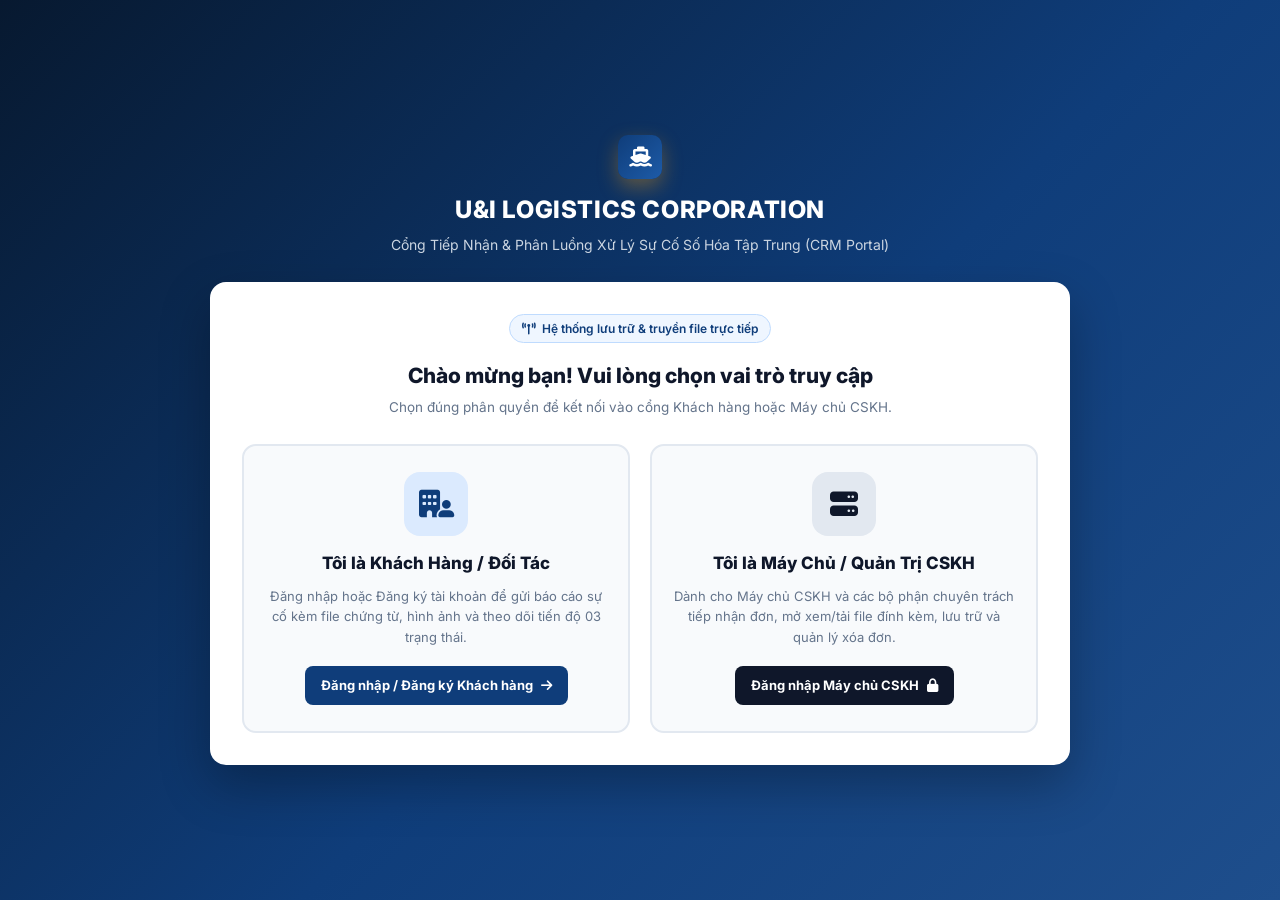
<file: index.html>
<!DOCTYPE html>
<html lang="vi">
<head>
    <meta charset="UTF-8">
    <meta name="viewport" content="width=device-width, initial-scale=1.0">
    <title>U&I Logistics | Cổng Xác Thực Hệ Thống Tiếp Nhận Sự Cố Số Hóa</title>
    <link href="https://fonts.googleapis.com/css2?family=Inter:wght@400;500;600;700;800&display=swap" rel="stylesheet">
    <link rel="stylesheet" href="https://cdnjs.cloudflare.com/ajax/libs/font-awesome/6.5.1/css/all.min.css">
    <link rel="stylesheet" href="style.css">
</head>
<body data-portal="auth" class="auth-body">

    <div class="auth-wrapper">
        <div class="auth-brand-header">
            <div class="brand-logo large-logo"><i class="fa-solid fa-ship"></i></div>
            <h1>U&amp;I LOGISTICS CORPORATION</h1>
            <p>Cổng Tiếp Nhận &amp; Phân Luồng Xử Lý Sự Cố Số Hóa Tập Trung (CRM Portal)</p>
        </div>

        <!-- MÀN HÌNH 1: CHỌN VAI TRÒ -->
        <div id="role-selection-view" class="auth-card role-card">
            <div class="auth-card-title">
                <span class="tag-pill" style="background:#eff6ff;color:#0f3d7a;border-color:#bfdbfe;">
                    <i class="fa-solid fa-tower-broadcast"></i> Hệ thống lưu trữ &amp; truyền file trực tiếp
                </span>
                <h2>Chào mừng bạn! Vui lòng chọn vai trò truy cập</h2>
                <p>Chọn đúng phân quyền để kết nối vào cổng Khách hàng hoặc Máy chủ CSKH.</p>
            </div>

            <div class="role-grid">
                <div class="role-option-box" id="btnChooseCustomer">
                    <div class="role-icon customer-icon">
                        <i class="fa-solid fa-building-user"></i>
                    </div>
                    <h3>Tôi là Khách Hàng / Đối Tác</h3>
                    <p>Đăng nhập hoặc Đăng ký tài khoản để gửi báo cáo sự cố kèm file chứng từ, hình ảnh và theo dõi tiến độ 03 trạng thái.</p>
                    <span class="role-btn-text">Đăng nhập / Đăng ký Khách hàng <i class="fa-solid fa-arrow-right"></i></span>
                </div>

                <div class="role-option-box server-box" id="btnChooseServer">
                    <div class="role-icon server-icon">
                        <i class="fa-solid fa-server"></i>
                    </div>
                    <h3>Tôi là Máy Chủ / Quản Trị CSKH</h3>
                    <p>Dành cho Máy chủ CSKH và các bộ phận chuyên trách tiếp nhận đơn, mở xem/tải file đính kèm, lưu trữ và quản lý xóa đơn.</p>
                    <span class="role-btn-text server-btn-text">Đăng nhập Máy chủ CSKH <i class="fa-solid fa-lock"></i></span>
                </div>
            </div>
        </div>

        <!-- MÀN HÌNH 2: ĐĂNG NHẬP / ĐĂNG KÝ KHÁCH HÀNG -->
        <div id="customer-auth-view" class="auth-card form-auth-card" hidden>
            <button type="button" class="btn-back-role" onclick="showRoleSelection()">
                <i class="fa-solid fa-arrow-left"></i> Quay lại chọn vai trò
            </button>

            <div class="auth-tabs">
                <button type="button" class="auth-tab-btn active" id="tabBtnCustLogin" onclick="switchCustomerAuthTab('login')">
                    <i class="fa-solid fa-right-to-bracket"></i> Đăng nhập
                </button>
                <button type="button" class="auth-tab-btn" id="tabBtnCustRegister" onclick="switchCustomerAuthTab('register')">
                    <i class="fa-solid fa-user-plus"></i> Đăng ký mới
                </button>
            </div>

            <form id="customer-login-form" class="auth-form">
                <div class="form-group">
                    <label for="custLoginUser">Tên đăng nhập hoặc Email <span class="required">*</span></label>
                    <input type="text" id="custLoginUser" placeholder="Nhập tên đăng nhập hoặc email..." required>
                </div>
                <div class="form-group">
                    <label for="custLoginPass">Mật khẩu <span class="required">*</span></label>
                    <div class="password-input-wrap">
                        <input type="password" id="custLoginPass" placeholder="Nhập mật khẩu..." required>
                        <button type="button" class="btn-toggle-pass" onclick="togglePasswordVisibility('custLoginPass', this)">
                            <i class="fa-regular fa-eye"></i>
                        </button>
                    </div>
                </div>
                <div class="remember-row">
                    <label class="checkbox-label">
                        <input type="checkbox" id="custRememberMe" checked>
                        <span>Ghi nhớ tài khoản khách hàng trên thiết bị này</span>
                    </label>
                </div>
                <small class="error-msg" id="custLoginError"></small>
                <button type="submit" class="btn-submit">
                    <i class="fa-solid fa-right-to-bracket"></i> Vào Cổng Khách Hàng
                </button>
                <div class="demo-account-hint">
                    <span>Tài khoản mẫu: TK: <code>khachhang</code> — MK: <code>1234</code> (Hoặc bấm tab <b>Đăng ký mới</b>)</span>
                </div>
            </form>

            <form id="customer-register-form" class="auth-form" hidden>
                <div class="form-group">
                    <label for="regCompanyName">Tên Doanh nghiệp / Khách hàng <span class="required">*</span></label>
                    <input type="text" id="regCompanyName" placeholder="VD: Công ty TNHH XNK Minh Phát" required>
                </div>
                <div class="form-group">
                    <label for="regContact">Số điện thoại / Email liên hệ <span class="required">*</span></label>
                    <input type="text" id="regContact" placeholder="VD: 0909 123 456 | ops@minhphat.vn" required>
                </div>
                <div class="form-row">
                    <div class="form-group">
                        <label for="regUsername">Tên tài khoản <span class="required">*</span></label>
                        <input type="text" id="regUsername" placeholder="VD: minhphat" required>
                    </div>
                    <div class="form-group">
                        <label for="regPassword">Mật khẩu <span class="required">*</span></label>
                        <input type="password" id="regPassword" placeholder="Tạo mật khẩu..." required>
                    </div>
                </div>
                <div class="remember-row">
                    <label class="checkbox-label">
                        <input type="checkbox" id="regRememberMe" checked>
                        <span>Ghi nhớ đăng nhập và vào thẳng Cổng Khách Hàng</span>
                    </label>
                </div>
                <small class="error-msg" id="custRegError"></small>
                <button type="submit" class="btn-submit">
                    <i class="fa-solid fa-user-check"></i> Đăng Ký &amp; Truy Cập Ngay
                </button>
            </form>
        </div>

        <!-- MÀN HÌNH 3: ĐĂNG NHẬP MÁY CHỦ CSKH (TK: minhhoang / MK: 1234) -->
        <div id="server-auth-view" class="auth-card form-auth-card" hidden>
            <button type="button" class="btn-back-role" onclick="showRoleSelection()">
                <i class="fa-solid fa-arrow-left"></i> Quay lại chọn vai trò
            </button>

            <div class="server-auth-header">
                <div class="role-icon server-icon" style="margin:0 auto 10px;">
                    <i class="fa-solid fa-server"></i>
                </div>
                <h3>Đăng Nhập Máy Chủ CSKH &amp; Điều Phối CRM</h3>
                <p>Dành cho Quản trị viên tiếp nhận đơn, mở file đính kèm và quản lý hồ sơ</p>
            </div>

            <form id="server-login-form" class="auth-form">
                <div class="form-group">
                    <label for="serverUsername">Tên tài khoản máy chủ <span class="required">*</span></label>
                    <input type="text" id="serverUsername" placeholder="Nhập tên tài khoản máy chủ..." required>
                </div>
                <div class="form-group">
                    <label for="serverPassword">Mật khẩu máy chủ <span class="required">*</span></label>
                    <div class="password-input-wrap">
                        <input type="password" id="serverPassword" placeholder="Nhập mật khẩu..." required>
                        <button type="button" class="btn-toggle-pass" onclick="togglePasswordVisibility('serverPassword', this)">
                            <i class="fa-regular fa-eye"></i>
                        </button>
                    </div>
                </div>
                <div class="remember-row">
                    <label class="checkbox-label">
                        <input type="checkbox" id="serverRememberMe" checked>
                        <span>Ghi nhớ tài khoản máy chủ trên thiết bị này</span>
                    </label>
                </div>
                <small class="error-msg" id="serverLoginError"></small>
                <button type="submit" class="btn-submit server-submit-btn">
                    <i class="fa-solid fa-unlock-keyhole"></i> Truy Cập Hệ Thống Máy Chủ CSKH
                </button>
            </form>
        </div>
    </div>

    <div id="toast-container" class="toast-container"></div>

    <script src="script.js"></script>
</body>
</html>
</file>
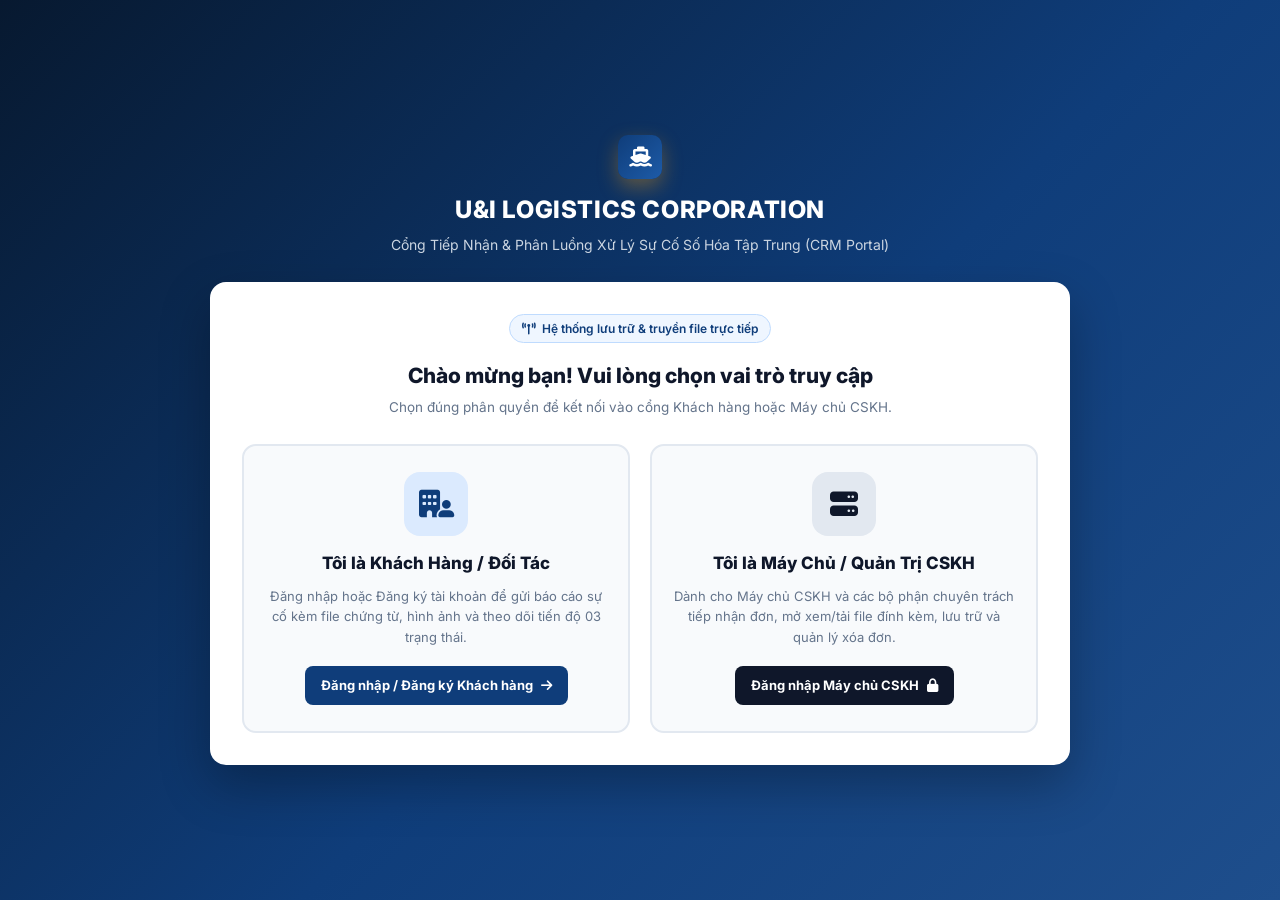
<file: cskh.html>
<!DOCTYPE html>
<html lang="vi">
<head>
    <meta charset="UTF-8">
    <meta name="viewport" content="width=device-width, initial-scale=1.0">
    <title>U&I Logistics | Hệ Thống Máy Chủ CSKH & Điều Phối Sự Cố (CRM)</title>
    <link href="https://fonts.googleapis.com/css2?family=Inter:wght@400;500;600;700;800&display=swap" rel="stylesheet">
    <link rel="stylesheet" href="https://cdnjs.cloudflare.com/ajax/libs/font-awesome/6.5.1/css/all.min.css">
    <link rel="stylesheet" href="style.css">
</head>
<body data-portal="cskh">

    <header class="navbar cskh-navbar">
        <div class="container nav-container">
            <a href="#inbox" class="brand">
                <div class="brand-logo cskh-logo"><i class="fa-solid fa-server"></i></div>
                <div class="brand-text">
                    <h1>MÁY CHỦ CSKH &amp; CRM</h1>
                    <span>U&amp;I Logistics • Trung Tâm Tiếp Nhận &amp; Phân Luồng Đa Thiết Bị</span>
                </div>
            </a>

            <nav class="nav-links">
                <a href="#inbox" class="nav-item active" data-page="inbox">
                    <i class="fa-solid fa-inbox"></i> Tiếp nhận &amp; Xử lý trực tiếp
                    <span class="nav-counter" id="cskh-pending-badge">0</span>
                </a>
                <a href="#departments" class="nav-item" data-page="departments">
                    <i class="fa-solid fa-sitemap"></i> Phân luồng bộ phận chuyên trách
                </a>
                <a href="#analytics" class="nav-item" data-page="analytics">
                    <i class="fa-solid fa-chart-pie"></i> Báo cáo SLA &amp; Điều kiện vận hành
                </a>
            </nav>

            <div class="nav-actions">
                <span class="realtime-indicator" id="netStatusBadge" title="Trạng thái lưu trữ & đồng bộ">
                    <span class="pulse-dot"></span> <span id="netStatusText">Máy chủ: minhhoang (Đã lưu tự động)</span>
                </span>
                <button type="button" id="btnClearResolved" class="btn-reset" title="Xóa nhanh các đơn đã giải quyết hoàn tất">
                    <i class="fa-solid fa-broom"></i> Xóa đơn đã hoàn tất
                </button>
                <button type="button" id="btnResetDemo" class="btn-reset" title="Khôi phục dữ liệu mẫu mặc định">
                    <i class="fa-solid fa-rotate-right"></i> Khôi phục mẫu
                </button>
                <button type="button" class="btn-reset" onclick="logoutPortal()" title="Đăng xuất khỏi máy chủ">
                    <i class="fa-solid fa-right-from-bracket"></i> Đăng xuất
                </button>
            </div>
        </div>
    </header>

    <main class="container page-container">

        <!-- BANNER BÁO ĐỘNG KHI CÓ KHÁCH HÀNG VỪA GỬI YÊU CẦU MỚI -->
        <div id="realtime-incoming-banner" class="incoming-alert-banner" hidden></div>

        <!-- LIÊN KẾT 1: TIẾP NHẬN & XỬ LÝ TRỰC TIẾP (#inbox) -->
        <section id="page-inbox" class="page-view active">
            <div class="dashboard-kpi-grid">
                <div class="dash-kpi-card">
                    <div class="dash-kpi-icon blue"><i class="fa-solid fa-satellite-dish"></i></div>
                    <div>
                        <span class="dash-kpi-label">Tổng đơn đang lưu trữ</span>
                        <h3 id="cskh-total-count">0</h3>
                        <small>Tự động lưu vĩnh viễn trên hệ thống</small>
                    </div>
                </div>
                <div class="dash-kpi-card">
                    <div class="dash-kpi-icon amber"><i class="fa-solid fa-bell"></i></div>
                    <div>
                        <span class="dash-kpi-label">Mới tiếp nhận (Chờ xử lý)</span>
                        <h3 id="cskh-new-count">0</h3>
                        <small>Cam kết SLA &lt; 05 phút</small>
                    </div>
                </div>
                <div class="dash-kpi-card">
                    <div class="dash-kpi-icon purple"><i class="fa-solid fa-gears"></i></div>
                    <div>
                        <span class="dash-kpi-label">Đang xử lý</span>
                        <h3 id="cskh-processing-count">0</h3>
                        <small>Đang giải quyết tại bộ phận</small>
                    </div>
                </div>
                <div class="dash-kpi-card">
                    <div class="dash-kpi-icon green"><i class="fa-solid fa-circle-check"></i></div>
                    <div>
                        <span class="dash-kpi-label">Đã giải quyết hoàn tất</span>
                        <h3 id="cskh-resolved-count">0</h3>
                        <small>Đã nghiệm thu khách hàng</small>
                    </div>
                </div>
            </div>

            <div class="card-panel">
                <div class="panel-header flex-between">
                    <div>
                        <h3><i class="fa-solid fa-tower-broadcast text-primary"></i> Danh Sách Đơn Đã Tiếp Nhận &amp; Lưu Trữ</h3>
                        <p>Nhấn vào tên <strong>File đính kèm</strong> để mở xem trực tiếp hoặc tải về máy. Nhấn <strong>"Xử lý"</strong> để cập nhật hoặc <strong>"Xóa"</strong> để loại bỏ đơn.</p>
                    </div>
                    <div class="search-bar" style="margin-bottom:0;min-width:300px;">
                        <div class="search-input-wrap">
                            <i class="fa-solid fa-magnifying-glass"></i>
                            <input type="text" id="cskhSearchInput" placeholder="Lọc nhanh mã Ticket, Vận đơn, KH...">
                        </div>
                    </div>
                </div>

                <div class="table-responsive">
                    <table class="crm-table">
                        <thead>
                            <tr>
                                <th>Mã Ticket</th>
                                <th>Thời gian &amp; SLA</th>
                                <th>Khách hàng / Liên hệ</th>
                                <th>Vận Đơn / Booking</th>
                                <th>Phân loại &amp; Nội dung sự cố</th>
                                <th>Bộ phận chuyên trách</th>
                                <th>Chứng từ / Hình ảnh (Nhấn để mở)</th>
                                <th>Trạng thái (03 bước)</th>
                                <th>Thao tác quản lý</th>
                            </tr>
                        </thead>
                        <tbody id="crm-inbox-body"></tbody>
                    </table>
                </div>
            </div>
        </section>

        <!-- LIÊN KẾT 2: PHÂN LUỒNG BỘ PHẬN CHUYÊN TRÁCH (#departments) -->
        <section id="page-departments" class="page-view">
            <div class="page-banner">
                <div>
                    <span class="banner-tag"><i class="fa-solid fa-microchip"></i> Thuật toán phân luồng thông minh</span>
                    <h2>Giao Diện Làm Việc Của Các Bộ Phận Chuyên Trách</h2>
                    <p>Hệ thống tự động đẩy thông tin tức thời về đúng bộ phận phụ trách: Sự cố vận tải &rarr; Đội điều độ, Sự cố tờ khai &rarr; Bộ phận hải quan, Sự cố lưu kho/hàng hóa &rarr; Ban quản lý kho, Sai sót chứng từ &rarr; Bộ phận chứng từ &amp; CSKH.</p>
                </div>
            </div>

            <div class="card-panel">
                <div class="panel-header flex-between">
                    <div>
                        <h3><i class="fa-solid fa-sitemap text-primary"></i> Hàng Đợi Công Việc Theo Từng Đơn Vị Nghiệp Vụ</h3>
                        <p>Chọn bộ phận chuyên trách bên dưới để kiểm tra, mở file chứng từ, cập nhật trạng thái hoặc xóa các Ticket tại đơn vị đó.</p>
                    </div>
                    <div class="dept-filters" id="dept-filters"></div>
                </div>

                <div class="table-responsive">
                    <table class="crm-table">
                        <thead>
                            <tr>
                                <th>Mã Ticket</th>
                                <th>Thời gian nhận</th>
                                <th>Khách hàng</th>
                                <th>Vận Đơn / Booking</th>
                                <th>Danh mục lỗi chuẩn hóa</th>
                                <th>File đính kèm</th>
                                <th>Ghi chú xử lý mới nhất</th>
                                <th>Trạng thái</th>
                                <th>Thao tác</th>
                            </tr>
                        </thead>
                        <tbody id="crm-dept-body"></tbody>
                    </table>
                </div>
            </div>
        </section>

        <!-- LIÊN KẾT 3: BÁO CÁO SLA & ĐIỀU KIỆN VẬN HÀNH (#analytics) -->
        <section id="page-analytics" class="page-view">
            <div class="page-banner">
                <div>
                    <span class="banner-tag"><i class="fa-solid fa-chart-line"></i> Quản trị hiệu suất 3PL</span>
                    <h2>Báo Cáo Hiệu Quả Vận Hành &amp; Tiêu Chuẩn Hệ Thống CRM</h2>
                    <p>Tổng hợp khối lượng xử lý theo phòng ban, các điều kiện vận hành hệ thống và hiệu quả thực tế mang lại cho doanh nghiệp.</p>
                </div>
            </div>

            <div class="dashboard-grid">
                <div class="card-panel">
                    <div class="panel-header">
                        <div>
                            <h3><i class="fa-solid fa-building-user text-primary"></i> Thống Kê Tỷ Lệ Phân Luồng &amp; Hoàn Tất Theo Bộ Phận</h3>
                            <p>Biểu đồ khối lượng Ticket và tiến độ giải quyết tại từng bộ phận chuyên trách.</p>
                        </div>
                    </div>
                    <div id="dept-stats-bars" class="dept-stats-bars"></div>
                </div>

                <div class="card-panel">
                    <div class="panel-header">
                        <div>
                            <h3><i class="fa-solid fa-gears text-primary"></i> Điều Kiện Thực Hiện &amp; Hiệu Quả Mang Lại</h3>
                            <p>Các tiêu chuẩn kỹ thuật và nghiệp vụ đảm bảo hệ thống vận hành tối ưu.</p>
                        </div>
                    </div>
                    <div class="condition-boxes">
                        <div class="cond-item">
                            <i class="fa-solid fa-server text-primary"></i>
                            <div>
                                <h5>Nâng cấp Customer Portal trên CRM &amp; Bảo mật</h5>
                                <p>Phê duyệt ngân sách nâng cấp phân mục Customer Portal trên CRM, chuẩn hóa danh mục lỗi và áp dụng các giao thức bảo mật thông tin.</p>
                            </div>
                        </div>
                        <div class="cond-item">
                            <i class="fa-solid fa-users-gear text-primary"></i>
                            <div>
                                <h5>Tập huấn nghiệp vụ nhân sự &amp; Ban hành hướng dẫn</h5>
                                <p>Tổ chức tập huấn nghiệp vụ cho nhân sự các khối liên quan (Điều độ, Hải quan, Kho vận, CSKH) và ban hành tài liệu hướng dẫn chuyển đổi cho khách hàng.</p>
                            </div>
                        </div>
                        <div class="cond-item highlight-effect">
                            <i class="fa-solid fa-award text-success"></i>
                            <div>
                                <h5>Tối ưu năng suất CSKH &amp; Khẳng định vị thế 3PL chuyên nghiệp</h5>
                                <p>Tập trung hóa luồng thông tin đầu vào, rút ngắn thời gian tiếp nhận xuống dưới 05 phút, thao tác báo lỗi chỉ từ 1–2 phút và minh bạch hóa lộ trình xử lý.</p>
                            </div>
                        </div>
                    </div>
                </div>
            </div>
        </section>

    </main>

    <!-- MODAL CẬP NHẬT TRẠNG THÁI & GỬI PHẢN HỒI CHO KHÁCH HÀNG -->
    <div id="statusModal" class="modal-overlay" hidden>
        <div class="modal-box">
            <div class="modal-header">
                <h4><i class="fa-solid fa-pen-to-square"></i> Cập Nhật Tiến Độ &amp; Phản Hồi Khách Hàng</h4>
                <button type="button" id="btnCloseModal" class="btn-close-modal"><i class="fa-solid fa-xmark"></i></button>
            </div>
            <div class="modal-body">
                <div id="modalTicketSummary" class="modal-summary"></div>
                <div class="form-group">
                    <label for="modalStatusSelect">Trạng thái lộ trình chuẩn hóa (03 bước):</label>
                    <select id="modalStatusSelect">
                        <option value="0">1. Đã tiếp nhận</option>
                        <option value="1">2. Đang xử lý</option>
                        <option value="2">3. Đã giải quyết hoàn tất</option>
                    </select>
                </div>
                <div class="form-group">
                    <label for="modalNoteInput">Nội dung phản hồi / Biện pháp xử lý của bộ phận chuyên trách:</label>
                    <textarea id="modalNoteInput" rows="3" placeholder="Nhập chi tiết phương án xử lý để đồng bộ sang màn hình tra cứu của khách hàng..."></textarea>
                </div>
            </div>
            <div class="modal-footer">
                <button type="button" id="btnCancelModal" class="btn-secondary">Hủy</button>
                <button type="button" id="btnConfirmModal" class="btn-advance">
                    <i class="fa-solid fa-check"></i> Lưu &amp; Đồng bộ sang Cổng Khách Hàng
                </button>
            </div>
        </div>
    </div>

    <!-- MODAL XEM TRỰC TIẾP & TẢI FILE ĐÍNH KÈM (HỖ TRỢ ẢNH, PDF, WORD, EXCEL) -->
    <div id="previewModal" class="modal-overlay" hidden>
        <div class="modal-box" style="max-width: 760px;">
            <div class="modal-header">
                <h4 id="previewModalTitle"><i class="fa-solid fa-file-lines"></i> Xem Chứng Từ &amp; Hình Ảnh Đính Kèm</h4>
                <button type="button" id="btnClosePreviewModal" class="btn-close-modal"><i class="fa-solid fa-xmark"></i></button>
            </div>
            <div class="modal-body" id="previewModalBody"></div>
            <div class="modal-footer" id="previewModalFooter">
                <button type="button" id="btnDonePreviewModal" class="btn-secondary">Đóng cửa sổ</button>
            </div>
        </div>
    </div>

    <div id="toast-container" class="toast-container"></div>

    <footer class="footer">
        <div class="container footer-content">
            <p>© 2026 <strong>U&amp;I Logistics Corporation</strong> – Hệ Thống Máy Chủ Quản Trị Sự Cố Nội Bộ (CRM Workspace).</p>
            <span>Tài khoản máy chủ: minhhoang • Lưu trữ bền vững &amp; Đồng bộ thời gian thực</span>
        </div>
    </footer>

    <script src="script.js"></script>
</body>
</html>
</file>
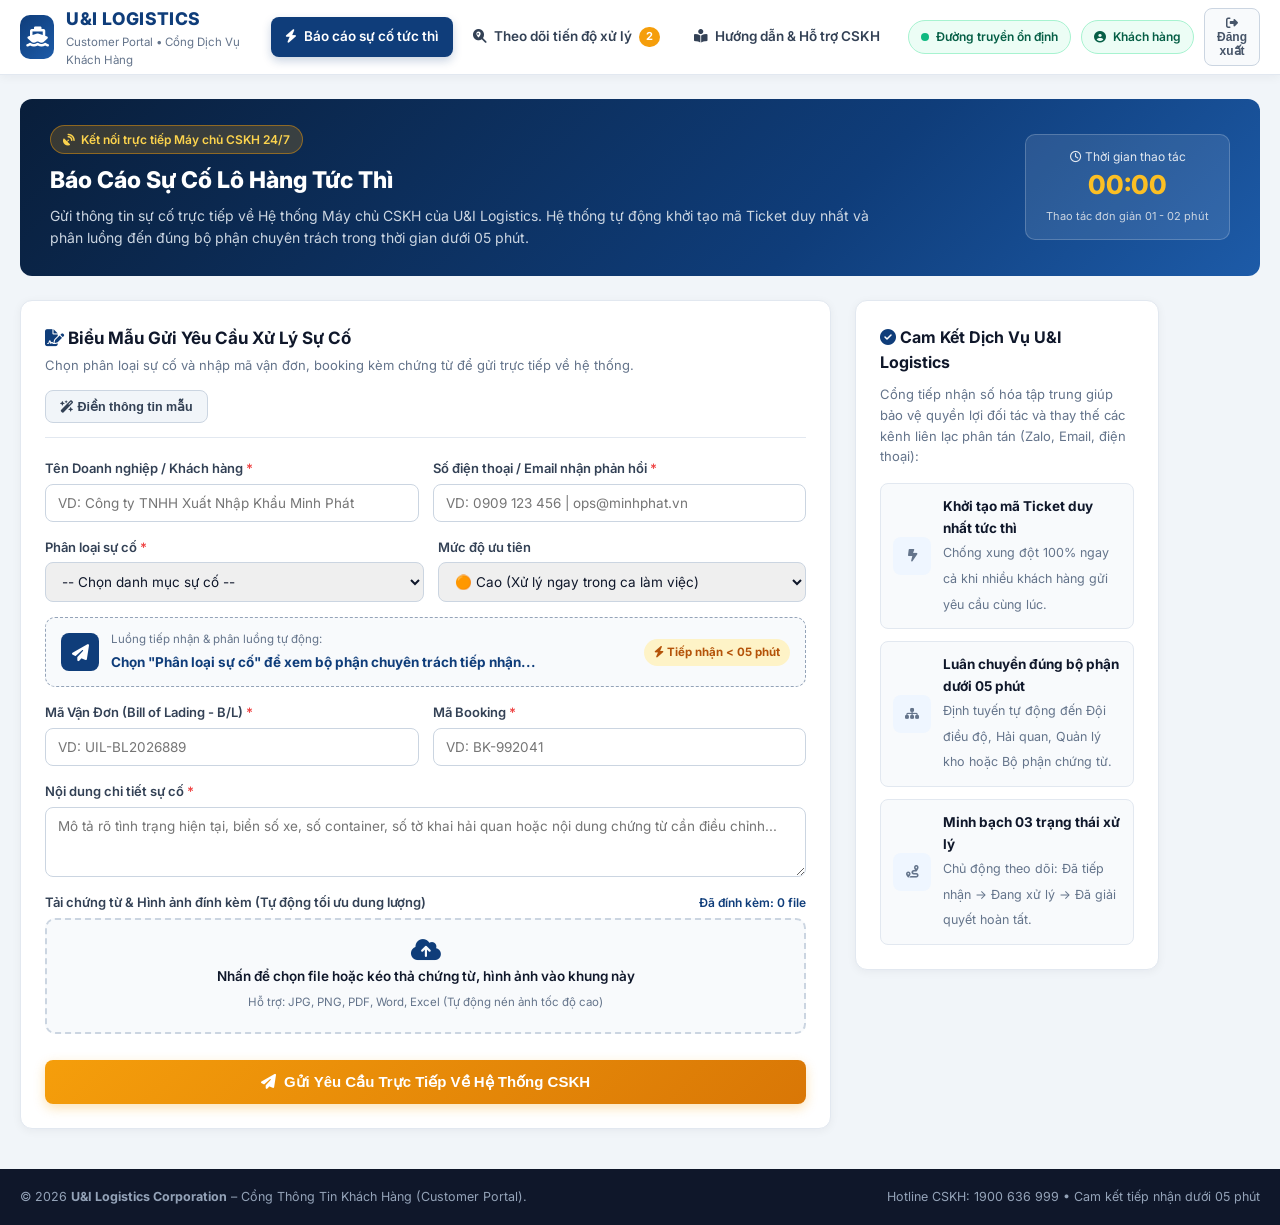
<file: khachhang.html>
<!DOCTYPE html>
<html lang="vi">
<head>
    <meta charset="UTF-8">
    <meta name="viewport" content="width=device-width, initial-scale=1.0">
    <title>U&I Logistics | Cổng Khách Hàng Trực Tuyến (Customer Portal)</title>
    <link href="https://fonts.googleapis.com/css2?family=Inter:wght@400;500;600;700;800&display=swap" rel="stylesheet">
    <link rel="stylesheet" href="https://cdnjs.cloudflare.com/ajax/libs/font-awesome/6.5.1/css/all.min.css">
    <link rel="stylesheet" href="style.css">
</head>
<body data-portal="customer">

    <header class="navbar">
        <div class="container nav-container">
            <a href="#report" class="brand">
                <div class="brand-logo"><i class="fa-solid fa-ship"></i></div>
                <div class="brand-text">
                    <h1>U&amp;I LOGISTICS</h1>
                    <span>Customer Portal • Cổng Dịch Vụ Khách Hàng</span>
                </div>
            </a>

            <nav class="nav-links">
                <a href="#report" class="nav-item active" data-page="report">
                    <i class="fa-solid fa-bolt"></i> Báo cáo sự cố tức thì
                </a>
                <a href="#tracking" class="nav-item" data-page="tracking">
                    <i class="fa-solid fa-magnifying-glass-location"></i> Theo dõi tiến độ xử lý
                    <span class="nav-counter" id="cust-ticket-count">0</span>
                </a>
                <a href="#guide" class="nav-item" data-page="guide">
                    <i class="fa-solid fa-book-open-reader"></i> Hướng dẫn &amp; Hỗ trợ CSKH
                </a>
            </nav>

            <div class="nav-actions">
                <span class="realtime-indicator" id="netStatusBadge" title="Đường truyền đồng bộ trực tiếp tới Máy chủ CSKH">
                    <span class="pulse-dot"></span> <span id="netStatusText">Đường truyền ổn định</span>
                </span>
                <span class="user-chip" id="customerUserBadge">
                    <i class="fa-solid fa-circle-user"></i> <span id="loggedCustName">Khách hàng</span>
                </span>
                <button type="button" class="btn-reset" onclick="logoutPortal()">
                    <i class="fa-solid fa-right-from-bracket"></i> Đăng xuất
                </button>
            </div>
        </div>
    </header>

    <main class="container page-container">

        <!-- LIÊN KẾT 1: BÁO CÁO SỰ CỐ TỨC THÌ (#report) -->
        <section id="page-report" class="page-view active">
            <div class="page-banner">
                <div>
                    <span class="banner-tag"><i class="fa-solid fa-satellite-dish"></i> Kết nối trực tiếp Máy chủ CSKH 24/7</span>
                    <h2>Báo Cáo Sự Cố Lô Hàng Tức Thì</h2>
                    <p>Gửi thông tin sự cố trực tiếp về Hệ thống Máy chủ CSKH của U&amp;I Logistics. Hệ thống tự động khởi tạo mã Ticket duy nhất và phân luồng đến đúng bộ phận chuyên trách trong thời gian dưới 05 phút.</p>
                </div>
                <div class="timer-card">
                    <span class="timer-label"><i class="fa-regular fa-clock"></i> Thời gian thao tác</span>
                    <strong id="formTimerText">00:00</strong>
                    <small>Thao tác đơn giản 01 - 02 phút</small>
                </div>
            </div>

            <div class="report-layout">
                <div class="card-panel">
                    <div class="panel-header">
                        <div>
                            <h3><i class="fa-solid fa-file-signature text-primary"></i> Biểu Mẫu Gửi Yêu Cầu Xử Lý Sự Cố</h3>
                            <p>Chọn phân loại sự cố và nhập mã vận đơn, booking kèm chứng từ để gửi trực tiếp về hệ thống.</p>
                        </div>
                        <button type="button" id="btnFillSample" class="btn-secondary">
                            <i class="fa-solid fa-wand-magic-sparkles"></i> Điền thông tin mẫu
                        </button>
                    </div>

                    <form id="incident-form" class="incident-form" novalidate>
                        <div class="form-row">
                            <div class="form-group">
                                <label for="customerName">Tên Doanh nghiệp / Khách hàng <span class="required">*</span></label>
                                <input type="text" id="customerName" placeholder="VD: Công ty TNHH Xuất Nhập Khẩu Minh Phát" required>
                                <small class="error-msg" id="err-customerName"></small>
                            </div>
                            <div class="form-group">
                                <label for="customerContact">Số điện thoại / Email nhận phản hồi <span class="required">*</span></label>
                                <input type="text" id="customerContact" placeholder="VD: 0909 123 456 | ops@minhphat.vn" required>
                                <small class="error-msg" id="err-customerContact"></small>
                            </div>
                        </div>

                        <div class="form-row">
                            <div class="form-group">
                                <label for="incidentType">Phân loại sự cố <span class="required">*</span></label>
                                <select id="incidentType" required>
                                    <option value="">-- Chọn danh mục sự cố --</option>
                                    <option value="transport">🚛 Trễ xe / Sự cố vận tải</option>
                                    <option value="customs">🛃 Vướng hải quan / Sự cố tờ khai</option>
                                    <option value="document">📄 Sai sót chứng từ (B/L, Invoice, Packing List, C/O)</option>
                                    <option value="damage">📦 Hư hỏng hàng hóa</option>
                                    <option value="warehouse">🏭 Sự cố lưu kho / Xuất nhập kho</option>
                                </select>
                                <small class="error-msg" id="err-incidentType"></small>
                            </div>
                            <div class="form-group">
                                <label for="priorityLevel">Mức độ ưu tiên</label>
                                <select id="priorityLevel">
                                    <option value="Khẩn cấp">🔴 Khẩn cấp (Lô hàng chờ thông quan / Giao gấp)</option>
                                    <option value="Cao" selected>🟠 Cao (Xử lý ngay trong ca làm việc)</option>
                                    <option value="Tiêu chuẩn">🔵 Tiêu chuẩn (Xử lý theo cam kết dịch vụ)</option>
                                </select>
                            </div>
                        </div>

                        <div id="routing-preview" class="routing-preview">
                            <div class="routing-icon"><i class="fa-solid fa-paper-plane"></i></div>
                            <div class="routing-details">
                                <span class="routing-label">Luồng tiếp nhận &amp; phân luồng tự động:</span>
                                <strong id="routing-target">Chọn "Phân loại sự cố" để xem bộ phận chuyên trách tiếp nhận...</strong>
                            </div>
                            <div class="sla-tag"><i class="fa-solid fa-bolt"></i> Tiếp nhận &lt; 05 phút</div>
                        </div>

                        <div class="form-row">
                            <div class="form-group">
                                <label for="waybillCode">Mã Vận Đơn (Bill of Lading - B/L) <span class="required">*</span></label>
                                <input type="text" id="waybillCode" placeholder="VD: UIL-BL2026889" required>
                                <small class="error-msg" id="err-waybillCode"></small>
                            </div>
                            <div class="form-group">
                                <label for="bookingCode">Mã Booking <span class="required">*</span></label>
                                <input type="text" id="bookingCode" placeholder="VD: BK-992041" required>
                                <small class="error-msg" id="err-bookingCode"></small>
                            </div>
                        </div>

                        <div class="form-group">
                            <label for="incidentDesc">Nội dung chi tiết sự cố <span class="required">*</span></label>
                            <textarea id="incidentDesc" rows="3" placeholder="Mô tả rõ tình trạng hiện tại, biển số xe, số container, số tờ khai hải quan hoặc nội dung chứng từ cần điều chỉnh..." required></textarea>
                            <small class="error-msg" id="err-incidentDesc"></small>
                        </div>

                        <div class="form-group">
                            <div class="label-between">
                                <label>Tải chứng từ &amp; Hình ảnh đính kèm (Tự động tối ưu dung lượng)</label>
                                <small id="file-count-label">Đã đính kèm: 0 file</small>
                            </div>
                            <div class="upload-zone" id="upload-zone">
                                <input type="file" id="fileInput" multiple accept="image/*,.pdf,.doc,.docx,.xls,.xlsx" hidden>
                                <i class="fa-solid fa-cloud-arrow-up"></i>
                                <p>Nhấn để chọn file hoặc kéo thả chứng từ, hình ảnh vào khung này</p>
                                <span>Hỗ trợ: JPG, PNG, PDF, Word, Excel (Tự động nén ảnh tốc độ cao)</span>
                            </div>
                            <div id="file-list" class="file-preview-grid"></div>
                        </div>

                        <button type="submit" id="btnSubmitIncident" class="btn-submit">
                            <i class="fa-solid fa-paper-plane"></i> Gửi Yêu Cầu Trực Tiếp Về Hệ Thống CSKH
                        </button>
                    </form>
                </div>

                <div class="side-column">
                    <div id="created-ticket-alert" class="card-panel success-ticket-box" hidden></div>

                    <div class="card-panel side-info-card">
                        <h4><i class="fa-solid fa-circle-check text-primary"></i> Cam Kết Dịch Vụ U&amp;I Logistics</h4>
                        <p class="side-desc">Cổng tiếp nhận số hóa tập trung giúp bảo vệ quyền lợi đối tác và thay thế các kênh liên lạc phân tán (Zalo, Email, điện thoại):</p>
                        <ul class="routing-map-list">
                            <li>
                                <span class="map-icon"><i class="fa-solid fa-bolt-lightning"></i></span>
                                <div>
                                    <strong>Khởi tạo mã Ticket duy nhất tức thì</strong>
                                    <span>Chống xung đột 100% ngay cả khi nhiều khách hàng gửi yêu cầu cùng lúc.</span>
                                </div>
                            </li>
                            <li>
                                <span class="map-icon"><i class="fa-solid fa-sitemap"></i></span>
                                <div>
                                    <strong>Luân chuyển đúng bộ phận dưới 05 phút</strong>
                                    <span>Định tuyến tự động đến Đội điều độ, Hải quan, Quản lý kho hoặc Bộ phận chứng từ.</span>
                                </div>
                            </li>
                            <li>
                                <span class="map-icon"><i class="fa-solid fa-route"></i></span>
                                <div>
                                    <strong>Minh bạch 03 trạng thái xử lý</strong>
                                    <span>Chủ động theo dõi: Đã tiếp nhận &rarr; Đang xử lý &rarr; Đã giải quyết hoàn tất.</span>
                                </div>
                            </li>
                        </ul>
                    </div>
                </div>
            </div>
        </section>

        <!-- LIÊN KẾT 2: THEO DÕI TIẾN ĐỘ XỬ LÝ (#tracking) -->
        <section id="page-tracking" class="page-view">
            <div class="page-banner">
                <div>
                    <span class="banner-tag"><i class="fa-solid fa-eye"></i> Minh bạch hóa lộ trình xử lý</span>
                    <h2>Tra Cứu &amp; Theo Dõi Tiến Độ Sự Cố</h2>
                    <p>Giám sát trực tiếp lộ trình giải quyết sự cố theo 03 trạng thái chuẩn hóa: <strong>Đã tiếp nhận &rarr; Đang xử lý &rarr; Đã giải quyết hoàn tất</strong>.</p>
                </div>
                <a href="#report" class="btn-banner-action" style="text-decoration:none;">
                    <i class="fa-solid fa-plus"></i> Gửi yêu cầu mới
                </a>
            </div>

            <div class="tracking-layout">
                <div class="card-panel">
                    <div class="panel-header">
                        <div>
                            <h3><i class="fa-solid fa-magnifying-glass text-primary"></i> Danh Sách Yêu Cầu Trên Hệ Thống</h3>
                            <p>Tra cứu theo Mã Ticket, Số Vận Đơn (B/L) hoặc Mã Booking.</p>
                        </div>
                    </div>

                    <div class="search-bar">
                        <div class="search-input-wrap">
                            <i class="fa-solid fa-magnifying-glass"></i>
                            <input type="text" id="searchTicketInput" placeholder="Nhập mã Ticket (VD: #UIL-8492) hoặc Vận đơn...">
                            <button type="button" id="btnClearSearch" class="btn-clear-search" hidden><i class="fa-solid fa-xmark"></i></button>
                        </div>
                        <button type="button" id="btnSearchTicket" class="btn-primary-search">Tra cứu</button>
                    </div>

                    <div class="filter-status-row" id="tracking-status-chips">
                        <button type="button" class="status-chip active" data-status="all">Tất cả (<span id="count-status-all">0</span>)</button>
                        <button type="button" class="status-chip" data-status="0">Đã tiếp nhận (<span id="count-status-0">0</span>)</button>
                        <button type="button" class="status-chip" data-status="1">Đang xử lý (<span id="count-status-1">0</span>)</button>
                        <button type="button" class="status-chip" data-status="2">Đã hoàn tất (<span id="count-status-2">0</span>)</button>
                    </div>

                    <div id="ticket-list-container" class="ticket-list"></div>
                </div>

                <div class="card-panel">
                    <div class="panel-header">
                        <div>
                            <h3><i class="fa-solid fa-route text-primary"></i> Chi Tiết Tiến Độ &amp; Phản Hồi Từ U&amp;I Logistics</h3>
                            <p>Cập nhật tự động theo thời gian thực ngay khi Máy chủ CSKH phản hồi.</p>
                        </div>
                    </div>
                    <div id="active-ticket-card" class="ticket-detail-card"></div>
                </div>
            </div>
        </section>

        <!-- LIÊN KẾT 3: HƯỚNG DẪN & HỖ TRỢ CSKH (#guide) -->
        <section id="page-guide" class="page-view">
            <div class="page-banner">
                <div>
                    <span class="banner-tag"><i class="fa-solid fa-handshake-angle"></i> Đồng hành cùng khách hàng</span>
                    <h2>Hướng Dẫn Sử Dụng &amp; Hỗ Trợ Dịch Vụ Khách Hàng</h2>
                    <p>Tài liệu hướng dẫn thao tác trên cổng tiếp nhận số hóa và thông tin liên hệ nhân viên chuyên trách Dịch vụ khách hàng (CS).</p>
                </div>
                <button type="button" id="download-guide-btn" class="btn-banner-action">
                    <i class="fa-solid fa-file-arrow-down"></i> Tải Tài Liệu Hướng Dẫn (.HTML)
                </button>
            </div>

            <div class="guide-grid">
                <div class="card-panel">
                    <div class="panel-header">
                        <h3><i class="fa-solid fa-list-ol text-primary"></i> Quy Trình Thao Tác Báo Lỗi Nhanh (01 - 02 Phút)</h3>
                    </div>
                    <div class="guide-step-cards">
                        <div class="g-step-card">
                            <div class="g-step-num">01</div>
                            <div>
                                <h4>Khai báo thông tin tại mục "Báo cáo sự cố tức thì"</h4>
                                <p>Chọn phân loại sự cố (trễ xe, vướng hải quan, sai sót chứng từ, hư hỏng hàng hóa, sự cố lưu kho), nhập mã vận đơn, booking và tải lên chứng từ/hình ảnh đính kèm.</p>
                            </div>
                        </div>
                        <div class="g-step-card">
                            <div class="g-step-num">02</div>
                            <div>
                                <h4>Nhận mã Ticket duy nhất</h4>
                                <p>Hệ thống tự động khởi tạo mã Ticket duy nhất ngay khi gửi yêu cầu và chuyển thẳng đến bộ phận chuyên trách trong thời gian dưới 05 phút.</p>
                            </div>
                        </div>
                        <div class="g-step-card">
                            <div class="g-step-num">03</div>
                            <div>
                                <h4>Chủ động giám sát lộ trình xử lý</h4>
                                <p>Tra cứu mã Ticket tại mục "Theo dõi tiến độ xử lý" để xem trực tiếp 03 trạng thái: <em>Đã tiếp nhận &rarr; Đang xử lý &rarr; Đã giải quyết hoàn tất</em>.</p>
                            </div>
                        </div>
                    </div>
                </div>

                <div class="card-panel">
                    <div class="panel-header">
                        <h3><i class="fa-solid fa-headset text-primary"></i> Kênh Hỗ Trợ Từ Bộ Phận Dịch Vụ Khách Hàng (CS)</h3>
                    </div>
                    <div class="cs-contact-cards">
                        <div class="cs-card">
                            <i class="fa-solid fa-phone-volume"></i>
                            <div>
                                <strong>Tổng Đài Hỗ Trợ Khách Hàng 24/7</strong>
                                <p>Hotline: <b>1900 636 999</b> — Nhân viên CS trực tiếp hướng dẫn chuyển đổi số hóa</p>
                            </div>
                        </div>
                        <div class="cs-card">
                            <i class="fa-solid fa-envelope-open-text"></i>
                            <div>
                                <strong>Email Hỗ Trợ Cổng Thông Tin Khách Hàng</strong>
                                <p>Địa chỉ: <b>cs-portal@unilogistics.vn</b> • Phản hồi trong vòng 15 phút</p>
                            </div>
                        </div>
                        <div class="cs-card">
                            <i class="fa-solid fa-lock"></i>
                            <div>
                                <strong>Bảo Mật Thông Tin Vận Đơn &amp; Chứng Từ</strong>
                                <p>Toàn bộ dữ liệu giao dịch trên Customer Portal được áp dụng giao thức bảo mật nghiêm ngặt của U&amp;I Logistics.</p>
                            </div>
                        </div>
                    </div>
                </div>
            </div>
        </section>

    </main>

    <!-- MODAL XEM ĐÍNH KÈM -->
    <div id="previewModal" class="modal-overlay" hidden>
        <div class="modal-box">
            <div class="modal-header">
                <h4 id="previewModalTitle"><i class="fa-solid fa-file-lines"></i> Xem Tài Liệu Đính Kèm</h4>
                <button type="button" id="btnClosePreviewModal" class="btn-close-modal"><i class="fa-solid fa-xmark"></i></button>
            </div>
            <div class="modal-body" id="previewModalBody"></div>
            <div class="modal-footer">
                <button type="button" id="btnDonePreviewModal" class="btn-secondary">Đóng</button>
            </div>
        </div>
    </div>

    <div id="toast-container" class="toast-container"></div>

    <footer class="footer">
        <div class="container footer-content">
            <p>© 2026 <strong>U&amp;I Logistics Corporation</strong> – Cổng Thông Tin Khách Hàng (Customer Portal).</p>
            <span>Hotline CSKH: 1900 636 999 • Cam kết tiếp nhận dưới 05 phút</span>
        </div>
    </footer>

    <script src="script.js"></script>
</body>
</html>
</file>
<file: style.css>
:root {
    --primary: #0f3d7a;
    --primary-light: #1d5ba8;
    --accent: #f59e0b;
    --accent-hover: #d97706;
    --success: #10b981;
    --warning: #f59e0b;
    --danger: #ef4444;
    --bg-body: #f1f5f9;
    --bg-card: #ffffff;
    --text-main: #0f172a;
    --text-muted: #64748b;
    --border-color: #e2e8f0;
    --shadow-sm: 0 2px 10px rgba(15, 23, 42, 0.05);
    --shadow-md: 0 12px 30px rgba(15, 23, 42, 0.14);
    --radius: 12px;
}

* {
    box-sizing: border-box;
    margin: 0;
    padding: 0;
}

body {
    font-family: 'Inter', -apple-system, BlinkMacSystemFont, sans-serif;
    background-color: var(--bg-body);
    color: var(--text-main);
    line-height: 1.6;
    min-height: 100vh;
    display: flex;
    flex-direction: column;
}

/* GIAO DIỆN CỔNG XÁC THỰC (index.html) */
.auth-body {
    background: linear-gradient(135deg, #071930 0%, #0f3d7a 55%, #1e4e8c 100%);
    align-items: center;
    justify-content: center;
    padding: 30px 16px;
}

.auth-wrapper {
    width: 100%;
    max-width: 860px;
    margin: 0 auto;
}

.auth-brand-header {
    text-align: center;
    color: #ffffff;
    margin-bottom: 26px;
}

.large-logo {
    width: 58px;
    height: 58px;
    font-size: 26px;
    margin: 0 auto 12px;
    border-radius: 14px;
    background: linear-gradient(135deg, var(--accent), var(--accent-hover));
    color: #fff;
    display: flex;
    align-items: center;
    justify-content: center;
    box-shadow: 0 8px 20px rgba(245, 158, 11, 0.35);
}

.auth-brand-header h1 {
    font-size: 24px;
    font-weight: 800;
    letter-spacing: 0.6px;
    margin-bottom: 4px;
}

.auth-brand-header p {
    font-size: 14px;
    color: #cbd5e1;
}

.auth-card {
    background: #ffffff;
    border-radius: 16px;
    padding: 32px;
    box-shadow: 0 20px 50px rgba(0, 0, 0, 0.28);
    animation: fadeInPage 0.25s ease;
}

.auth-card[hidden] { display: none; }
.form-auth-card { max-width: 520px; margin: 0 auto; }
.auth-card-title { text-align: center; margin-bottom: 26px; }
.auth-card-title h2 { font-size: 21px; font-weight: 800; color: var(--text-main); margin: 8px 0 4px; }
.auth-card-title p { font-size: 13.5px; color: var(--text-muted); }

.role-grid {
    display: grid;
    grid-template-columns: 1fr 1fr;
    gap: 20px;
}

.role-option-box {
    border: 2px solid var(--border-color);
    border-radius: 14px;
    padding: 26px 22px;
    text-align: center;
    cursor: pointer;
    transition: all 0.22s ease;
    background: #f8fafc;
    display: flex;
    flex-direction: column;
    align-items: center;
}

.role-option-box:hover {
    border-color: var(--primary);
    background: #eff6ff;
    transform: translateY(-4px);
    box-shadow: var(--shadow-md);
}

.role-option-box.server-box:hover {
    border-color: #0f172a;
    background: #f1f5f9;
}

.role-icon {
    width: 64px;
    height: 64px;
    border-radius: 16px;
    display: flex;
    align-items: center;
    justify-content: center;
    font-size: 28px;
    margin-bottom: 14px;
}

.customer-icon { background: #dbeafe; color: var(--primary); }
.server-icon { background: #e2e8f0; color: #0f172a; }

.role-option-box h3 { font-size: 17px; font-weight: 800; margin-bottom: 8px; color: var(--text-main); }
.role-option-box p { font-size: 13px; color: var(--text-muted); margin-bottom: 18px; flex: 1; }

.role-btn-text {
    background: var(--primary);
    color: #ffffff;
    font-size: 13px;
    font-weight: 700;
    padding: 9px 16px;
    border-radius: 8px;
    display: inline-flex;
    align-items: center;
    gap: 8px;
}

.server-btn-text { background: #0f172a; }

.btn-back-role {
    background: none;
    border: none;
    color: var(--text-muted);
    font-size: 13px;
    font-weight: 600;
    cursor: pointer;
    display: inline-flex;
    align-items: center;
    gap: 6px;
    margin-bottom: 18px;
}

.btn-back-role:hover { color: var(--primary); }

.auth-tabs {
    display: grid;
    grid-template-columns: 1fr 1fr;
    gap: 8px;
    background: #f1f5f9;
    padding: 5px;
    border-radius: 10px;
    margin-bottom: 20px;
}

.auth-tab-btn {
    background: transparent;
    border: none;
    padding: 10px;
    border-radius: 8px;
    font-size: 13px;
    font-weight: 700;
    color: #475569;
    cursor: pointer;
}

.auth-tab-btn.active {
    background: #ffffff;
    color: var(--primary);
    box-shadow: var(--shadow-sm);
}

.auth-form { display: flex; flex-direction: column; gap: 14px; }
.auth-form[hidden] { display: none; }

.password-input-wrap { position: relative; display: flex; align-items: center; }
.password-input-wrap input { width: 100%; padding-right: 40px; }
.btn-toggle-pass { position: absolute; right: 10px; background: none; border: none; color: #64748b; cursor: pointer; font-size: 15px; }

.remember-row { display: flex; align-items: center; justify-content: space-between; font-size: 13px; }
.checkbox-label { display: inline-flex; align-items: center; gap: 8px; cursor: pointer; color: #334155; font-weight: 500; }
.checkbox-label input { width: 16px; height: 16px; accent-color: var(--primary); }

.server-auth-header { text-align: center; margin-bottom: 20px; }
.server-auth-header h3 { font-size: 18px; font-weight: 800; }
.server-auth-header p { font-size: 13px; color: var(--text-muted); }
.server-submit-btn { background: linear-gradient(135deg, #0f172a, #1e3a8a) !important; }
.demo-account-hint { background: #f8fafc; border: 1px dashed #cbd5e1; padding: 10px 12px; border-radius: 8px; font-size: 12px; color: #475569; text-align: center; }

/* GIAO DIỆN CHUNG CHO KHÁCH HÀNG & MÁY CHỦ CSKH */
.container { max-width: 1340px; margin: 0 auto; padding: 0 20px; width: 100%; }

.navbar {
    background: #ffffff;
    border-bottom: 1px solid var(--border-color);
    position: sticky;
    top: 0;
    z-index: 100;
    box-shadow: var(--shadow-sm);
}

.cskh-navbar { border-bottom: 3px solid var(--primary); }
.nav-container { display: flex; align-items: center; justify-content: space-between; height: 74px; gap: 14px; }
.brand { display: flex; align-items: center; gap: 12px; text-decoration: none; }
.brand-logo { width: 44px; height: 44px; border-radius: 10px; background: linear-gradient(135deg, var(--primary), var(--primary-light)); color: #fff; display: flex; align-items: center; justify-content: center; font-size: 20px; }
.brand-logo.cskh-logo { background: linear-gradient(135deg, #0f172a, #1e3a8a); }
.brand-text h1 { font-size: 17.5px; font-weight: 800; color: var(--primary); letter-spacing: 0.4px; }
.brand-text span { font-size: 11.5px; color: var(--text-muted); display: block; }

.nav-links { display: flex; align-items: center; gap: 6px; }
.nav-item { text-decoration: none; color: #334155; font-size: 13.5px; font-weight: 600; padding: 9px 14px; border-radius: 8px; transition: all 0.2s ease; display: inline-flex; align-items: center; gap: 7px; white-space: nowrap; }
.nav-item:hover { background: #f1f5f9; color: var(--primary); }
.nav-item.active { background: var(--primary); color: #ffffff; box-shadow: 0 4px 10px rgba(15, 61, 122, 0.22); }
.nav-counter { background: var(--accent); color: #fff; font-size: 11px; font-weight: 700; padding: 1px 7px; border-radius: 99px; }

.nav-actions { display: flex; align-items: center; gap: 10px; }
.user-chip, .realtime-indicator { font-size: 12px; font-weight: 600; color: #065f46; background: #ecfdf5; padding: 6px 12px; border-radius: 99px; border: 1px solid #a7f3d0; display: inline-flex; align-items: center; gap: 7px; white-space: nowrap; }
.pulse-dot { width: 8px; height: 8px; background: #10b981; border-radius: 50%; display: inline-block; animation: pulseAnim 1.5s infinite; }

@keyframes pulseAnim {
    0% { box-shadow: 0 0 0 0 rgba(16, 185, 129, 0.6); }
    70% { box-shadow: 0 0 0 7px rgba(16, 185, 129, 0); }
    100% { box-shadow: 0 0 0 0 rgba(16, 185, 129, 0); }
}

.btn-reset { background: #f8fafc; border: 1px solid #cbd5e1; color: #475569; padding: 7px 12px; border-radius: 8px; font-size: 12px; font-weight: 600; cursor: pointer; }
.btn-reset:hover { background: #fee2e2; color: #b91c1c; border-color: #fca5a5; }

.incoming-alert-banner {
    background: linear-gradient(135deg, #ecfdf5, #d1fae5);
    border: 2px solid #10b981;
    color: #065f46;
    padding: 15px 20px;
    border-radius: var(--radius);
    margin-bottom: 22px;
    display: flex;
    justify-content: space-between;
    align-items: center;
    gap: 14px;
    box-shadow: 0 6px 20px rgba(16, 185, 129, 0.2);
}

.incoming-alert-banner[hidden] { display: none; }

.page-container { flex: 1; padding-top: 24px; padding-bottom: 40px; }
.page-view { display: none; animation: fadeInPage 0.22s ease; }
.page-view.active { display: block; }

@keyframes fadeInPage {
    from { opacity: 0; transform: translateY(5px); }
    to { opacity: 1; transform: translateY(0); }
}

.page-banner {
    background: linear-gradient(135deg, #091e3a 0%, #0f3d7a 65%, #1d5ba8 100%);
    color: #ffffff;
    padding: 26px 30px;
    border-radius: var(--radius);
    margin-bottom: 24px;
    display: flex;
    justify-content: space-between;
    align-items: center;
    gap: 20px;
    flex-wrap: wrap;
}

.banner-tag, .tag-pill {
    display: inline-flex;
    align-items: center;
    gap: 6px;
    background: rgba(245, 158, 11, 0.2);
    border: 1px solid rgba(245, 158, 11, 0.45);
    color: #fcd34d;
    font-size: 12px;
    font-weight: 600;
    padding: 4px 12px;
    border-radius: 99px;
    margin-bottom: 8px;
}

.page-banner h2 { font-size: 23px; font-weight: 800; margin-bottom: 6px; }
.page-banner p { color: #cbd5e1; font-size: 14px; max-width: 820px; }

.timer-card { background: rgba(255, 255, 255, 0.1); border: 1px solid rgba(255, 255, 255, 0.2); padding: 12px 20px; border-radius: 10px; text-align: center; min-width: 190px; }
.timer-label { font-size: 12px; color: #e2e8f0; display: block; }
.timer-card strong { font-size: 26px; font-weight: 800; color: #fbbf24; display: block; line-height: 1.2; margin: 2px 0; }
.timer-card small { font-size: 11px; color: #cbd5e1; }

.btn-banner-action { background: var(--accent); color: #fff; border: none; padding: 11px 18px; border-radius: 8px; font-weight: 700; font-size: 13.5px; cursor: pointer; display: inline-flex; align-items: center; gap: 8px; }

.card-panel { background: var(--bg-card); border-radius: var(--radius); border: 1px solid var(--border-color); box-shadow: var(--shadow-sm); padding: 24px; }
.panel-header { display: flex; justify-content: space-between; align-items: flex-start; gap: 14px; margin-bottom: 20px; padding-bottom: 14px; border-bottom: 1px solid var(--border-color); flex-wrap: wrap; }
.panel-header h3 { font-size: 17px; font-weight: 700; margin-bottom: 3px; }
.panel-header p { font-size: 13px; color: var(--text-muted); }

.text-primary { color: var(--primary); }
.text-warning { color: var(--warning); }
.text-success { color: var(--success); }

.report-layout { display: grid; grid-template-columns: 1.25fr 0.75fr; gap: 24px; align-items: start; }
.side-column { display: flex; flex-direction: column; gap: 20px; }
.success-ticket-box { background: #ecfdf5; border: 2px solid #10b981; }
.side-info-card h4 { font-size: 16px; font-weight: 700; margin-bottom: 8px; }
.side-desc { font-size: 13px; color: var(--text-muted); margin-bottom: 16px; }

.routing-map-list { list-style: none; display: flex; flex-direction: column; gap: 12px; }
.routing-map-list li { display: flex; align-items: center; gap: 12px; background: #f8fafc; padding: 12px; border-radius: 8px; border: 1px solid var(--border-color); }
.map-icon { width: 38px; height: 38px; border-radius: 8px; background: #eff6ff; color: var(--primary); display: flex; align-items: center; justify-content: center; font-size: 16px; flex-shrink: 0; }
.routing-map-list strong { display: block; font-size: 13.5px; }
.routing-map-list span { font-size: 12.5px; color: var(--text-muted); }

.incident-form { display: flex; flex-direction: column; gap: 15px; }
.form-row { display: grid; grid-template-columns: 1fr 1fr; gap: 14px; }
.form-group { display: flex; flex-direction: column; gap: 5px; }
.label-between { display: flex; justify-content: space-between; align-items: center; }
.label-between small { font-size: 12px; color: var(--primary); font-weight: 600; }
.form-group label { font-size: 13px; font-weight: 600; color: #334155; }
.required { color: var(--danger); }

.form-group input, .form-group select, .form-group textarea { padding: 10px 12px; border: 1px solid #cbd5e1; border-radius: 8px; font-size: 13.5px; font-family: inherit; color: var(--text-main); }
.form-group input:focus, .form-group select:focus, .form-group textarea:focus { outline: none; border-color: var(--primary); box-shadow: 0 0 0 3px rgba(15, 61, 122, 0.12); }
.form-group input.input-error, .form-group select.input-error, .form-group textarea.input-error { border-color: var(--danger); background-color: #fef2f2; }
.error-msg { color: var(--danger); font-size: 12px; font-weight: 600; display: none; }
.error-msg.visible { display: block; }

.routing-preview { background: #f8fafc; border: 1px dashed #94a3b8; border-radius: 10px; padding: 12px 15px; display: flex; align-items: center; gap: 12px; }
.routing-preview.active-route { background: #eff6ff; border: 1px solid #3b82f6; }
.routing-icon { width: 38px; height: 38px; border-radius: 8px; background: var(--primary); color: #fff; display: flex; align-items: center; justify-content: center; font-size: 17px; flex-shrink: 0; }
.routing-details { flex: 1; }
.routing-label { display: block; font-size: 11.5px; color: var(--text-muted); }
.routing-details strong { font-size: 13.5px; color: var(--primary); }
.sla-tag { background: #fef3c7; color: #b45309; font-size: 11.5px; font-weight: 700; padding: 4px 10px; border-radius: 99px; white-space: nowrap; }

.upload-zone { border: 2px dashed #cbd5e1; border-radius: 10px; padding: 18px; text-align: center; cursor: pointer; background: #f8fafc; }
.upload-zone:hover, .upload-zone.drag-active { border-color: var(--primary); background: #eff6ff; }
.upload-zone i { font-size: 24px; color: var(--primary); margin-bottom: 4px; }
.upload-zone p { font-size: 13.5px; font-weight: 600; }
.upload-zone span { font-size: 11.5px; color: var(--text-muted); }

.file-preview-grid { display: grid; grid-template-columns: repeat(auto-fill, minmax(175px, 1fr)); gap: 8px; margin-top: 6px; }
.file-card { background: #f8fafc; border: 1px solid var(--border-color); border-radius: 8px; padding: 6px 10px; display: flex; align-items: center; gap: 8px; font-size: 12px; }
.file-thumb { width: 32px; height: 32px; border-radius: 6px; object-fit: cover; background: #e2e8f0; display: flex; align-items: center; justify-content: center; color: var(--primary); flex-shrink: 0; }
.file-meta { flex: 1; overflow: hidden; }
.file-meta strong { display: block; white-space: nowrap; overflow: hidden; text-overflow: ellipsis; }
.file-meta small { color: var(--text-muted); font-size: 11px; }

.btn-secondary { background: #f1f5f9; color: #334155; border: 1px solid #cbd5e1; padding: 8px 14px; font-size: 12.5px; font-weight: 600; border-radius: 8px; cursor: pointer; }
.btn-submit { background: linear-gradient(135deg, var(--accent), var(--accent-hover)); color: #fff; border: none; padding: 13px 20px; font-size: 15px; font-weight: 700; border-radius: 8px; cursor: pointer; display: flex; align-items: center; justify-content: center; gap: 8px; box-shadow: 0 4px 12px rgba(245, 158, 11, 0.3); }

/* TRACKING & STEPPER */
.tracking-layout { display: grid; grid-template-columns: 0.88fr 1.12fr; gap: 24px; align-items: start; }
.search-bar { display: flex; gap: 8px; margin-bottom: 12px; }
.search-input-wrap { flex: 1; position: relative; display: flex; align-items: center; }
.search-input-wrap > i { position: absolute; left: 12px; color: #94a3b8; font-size: 13.5px; }
.search-input-wrap input { width: 100%; padding: 9px 34px; border: 1px solid #cbd5e1; border-radius: 8px; font-size: 13.5px; }
.btn-clear-search { position: absolute; right: 8px; background: none; border: none; color: #94a3b8; cursor: pointer; padding: 4px; }
.btn-primary-search { background: var(--primary); color: #fff; border: none; padding: 0 16px; border-radius: 8px; font-weight: 600; cursor: pointer; }

.filter-status-row { display: flex; gap: 6px; margin-bottom: 14px; flex-wrap: wrap; }
.status-chip { background: #f1f5f9; border: 1px solid var(--border-color); padding: 5px 11px; border-radius: 99px; font-size: 12px; font-weight: 600; cursor: pointer; color: #475569; }
.status-chip.active { background: var(--primary); color: #fff; border-color: var(--primary); }

.ticket-list { display: flex; flex-direction: column; gap: 10px; max-height: 520px; overflow-y: auto; padding-right: 4px; }
.ticket-mini-item { display: flex; justify-content: space-between; align-items: center; padding: 12px 14px; border-radius: 8px; border: 1px solid var(--border-color); cursor: pointer; gap: 10px; }
.ticket-mini-item:hover, .ticket-mini-item.selected { border-color: var(--primary); background: #eff6ff; }

.status-badge { font-size: 11px; font-weight: 700; padding: 4px 10px; border-radius: 99px; white-space: nowrap; }
.status-step-1 { background: #dbeafe; color: #1e40af; }
.status-step-2 { background: #fef3c7; color: #b45309; }
.status-step-3 { background: #d1fae5; color: #065f46; }

.ticket-detail-card { background: #f8fafc; border: 1px solid var(--border-color); border-radius: 10px; padding: 20px; }
.ticket-top { display: flex; justify-content: space-between; align-items: center; margin-bottom: 14px; flex-wrap: wrap; gap: 8px; }
.ticket-id-badge { font-size: 16px; font-weight: 800; color: var(--primary); background: #dbeafe; padding: 5px 12px; border-radius: 6px; }
.dept-pill { font-size: 12px; font-weight: 600; background: #ede9fe; color: #5b21b6; padding: 4px 10px; border-radius: 99px; display: inline-flex; align-items: center; gap: 5px; }
.ticket-meta-grid { display: grid; grid-template-columns: 1fr 1fr; gap: 8px 16px; font-size: 13px; margin-bottom: 14px; padding-bottom: 12px; border-bottom: 1px solid var(--border-color); }

.attachment-chip { background: #e2e8f0; color: var(--primary); padding: 4px 10px; border-radius: 6px; margin-right: 6px; margin-bottom: 4px; display: inline-flex; align-items: center; gap: 6px; font-size: 12px; font-weight: 600; cursor: pointer; border: 1px solid #cbd5e1; }
.attachment-chip:hover { background: #dbeafe; }

.stepper-wrapper { display: flex; justify-content: space-between; position: relative; margin: 20px 0 18px; }
.stepper-wrapper::before { content: ""; position: absolute; top: 17px; left: 14%; right: 14%; height: 3px; background: #cbd5e1; z-index: 1; }
.step-item { position: relative; z-index: 2; display: flex; flex-direction: column; align-items: center; flex: 1; text-align: center; }
.step-circle { width: 36px; height: 36px; border-radius: 50%; background: #e2e8f0; color: #64748b; display: flex; align-items: center; justify-content: center; font-weight: 700; font-size: 14px; margin-bottom: 6px; border: 3px solid #fff; }
.step-label { font-size: 12.5px; font-weight: 700; color: var(--text-muted); }
.step-time { font-size: 11px; color: #64748b; margin-top: 2px; }
.step-item.completed .step-circle { background: var(--success); color: #fff; }
.step-item.active .step-circle { background: var(--primary); color: #fff; box-shadow: 0 0 0 4px rgba(15, 61, 122, 0.2); }
.step-item.completed .step-label, .step-item.active .step-label { color: var(--text-main); }

.step-log-list { display: flex; flex-direction: column; gap: 8px; }
.step-log-item { background: #ffffff; border: 1px solid var(--border-color); border-left: 4px solid var(--primary); padding: 9px 12px; border-radius: 6px; font-size: 12.5px; }
.step-log-item.done { border-left-color: var(--success); background: #f0fdf4; }

/* CRM WORKSPACE & ANALYTICS */
.dept-filters { display: flex; gap: 6px; flex-wrap: wrap; }
.filter-btn { background: #f1f5f9; border: 1px solid var(--border-color); padding: 7px 12px; border-radius: 8px; font-size: 12.5px; font-weight: 600; cursor: pointer; display: inline-flex; align-items: center; gap: 6px; }
.filter-btn .count-pill { background: rgba(15, 23, 42, 0.1); padding: 1px 7px; border-radius: 99px; font-size: 11px; }
.filter-btn.active { background: var(--primary); color: #fff; border-color: var(--primary); }
.filter-btn.active .count-pill { background: rgba(255, 255, 255, 0.25); color: #fff; }

.table-responsive { overflow-x: auto; }
.crm-table { width: 100%; border-collapse: collapse; font-size: 13px; }
.crm-table th, .crm-table td { padding: 13px 12px; text-align: left; border-bottom: 1px solid var(--border-color); vertical-align: middle; }
.crm-table th { background: #f8fafc; color: #475569; font-weight: 700; }
.crm-table tr.new-row-highlight { background: #ecfdf5; }

.btn-advance { background: var(--primary); color: #fff; border: none; padding: 8px 13px; border-radius: 6px; font-size: 12px; font-weight: 600; cursor: pointer; display: inline-flex; align-items: center; gap: 6px; }
.btn-advance:hover { background: var(--primary-light); }

.dashboard-kpi-grid { display: grid; grid-template-columns: repeat(4, 1fr); gap: 18px; margin-bottom: 24px; }
.dash-kpi-card { background: #fff; border: 1px solid var(--border-color); border-radius: var(--radius); padding: 20px; display: flex; align-items: center; gap: 16px; box-shadow: var(--shadow-sm); }
.dash-kpi-icon { width: 52px; height: 52px; border-radius: 12px; display: flex; align-items: center; justify-content: center; font-size: 22px; flex-shrink: 0; }
.dash-kpi-icon.blue { background: #dbeafe; color: #1e40af; }
.dash-kpi-icon.amber { background: #fef3c7; color: #b45309; }
.dash-kpi-icon.green { background: #d1fae5; color: #065f46; }
.dash-kpi-icon.purple { background: #ede9fe; color: #5b21b6; }
.dash-kpi-label { font-size: 12.5px; color: var(--text-muted); }
.dash-kpi-card h3 { font-size: 24px; font-weight: 800; }
.dash-kpi-card small { font-size: 11.5px; color: #64748b; }

.dashboard-grid, .guide-grid { display: grid; grid-template-columns: 1fr 1fr; gap: 24px; }
.dept-stats-bars, .guide-step-cards, .cs-contact-cards, .condition-boxes { display: flex; flex-direction: column; gap: 14px; }
.dept-bar-item, .g-step-card, .cond-item { background: #f8fafc; padding: 14px; border-radius: 8px; border: 1px solid var(--border-color); }
.g-step-card, .cond-item { display: flex; gap: 14px; align-items: flex-start; }
.g-step-num { width: 38px; height: 38px; border-radius: 8px; background: var(--primary); color: #fff; font-weight: 800; display: flex; align-items: center; justify-content: center; flex-shrink: 0; }
.dept-bar-top { display: flex; justify-content: space-between; font-size: 13px; font-weight: 600; margin-bottom: 6px; }
.dept-bar-track { height: 8px; background: #e2e8f0; border-radius: 99px; overflow: hidden; }
.dept-bar-fill { height: 100%; background: var(--primary); border-radius: 99px; }

.cs-card { display: flex; align-items: center; gap: 14px; background: #fffbeb; border: 1px solid #fde68a; padding: 14px; border-radius: 10px; }
.cs-card i { font-size: 22px; color: var(--accent-hover); }
.cond-item.highlight-effect { background: #f0fdf4; border-color: #bbf7d0; }

/* MODAL & TOAST */
.modal-overlay { position: fixed; inset: 0; background: rgba(15, 23, 42, 0.55); display: flex; align-items: center; justify-content: center; z-index: 999; padding: 16px; }
.modal-overlay[hidden] { display: none; }
.modal-box { background: #fff; width: 100%; max-width: 520px; border-radius: 12px; box-shadow: var(--shadow-md); overflow: hidden; }
.modal-header { display: flex; justify-content: space-between; align-items: center; padding: 14px 18px; border-bottom: 1px solid var(--border-color); background: #f8fafc; }
.btn-close-modal { background: none; border: none; font-size: 18px; cursor: pointer; color: #64748b; }
.modal-body { padding: 18px; display: flex; flex-direction: column; gap: 12px; }
.modal-summary { font-size: 13px; background: #eff6ff; padding: 10px 12px; border-radius: 8px; color: var(--primary); }
.modal-footer { padding: 12px 18px; border-top: 1px solid var(--border-color); display: flex; justify-content: flex-end; gap: 10px; }

.toast-container { position: fixed; bottom: 24px; right: 24px; z-index: 1000; display: flex; flex-direction: column; gap: 10px; }
.toast { background: #0f172a; color: #fff; padding: 13px 16px; border-radius: 10px; box-shadow: var(--shadow-md); font-size: 13px; display: flex; align-items: center; gap: 10px; border-left: 4px solid var(--success); }

.footer { background: #0f172a; color: #94a3b8; padding: 18px 0; font-size: 12.5px; margin-top: auto; }
.footer-content { display: flex; justify-content: space-between; align-items: center; flex-wrap: wrap; gap: 12px; }

@media (max-width: 1024px) {
    .report-layout, .tracking-layout, .guide-grid, .dashboard-grid { grid-template-columns: 1fr; }
    .dashboard-kpi-grid { grid-template-columns: repeat(2, 1fr); }
    .nav-container { height: auto; padding: 12px 20px; flex-wrap: wrap; }
}

@media (max-width: 680px) {
    .role-grid, .form-row, .dashboard-kpi-grid { grid-template-columns: 1fr; }
}
</file>
